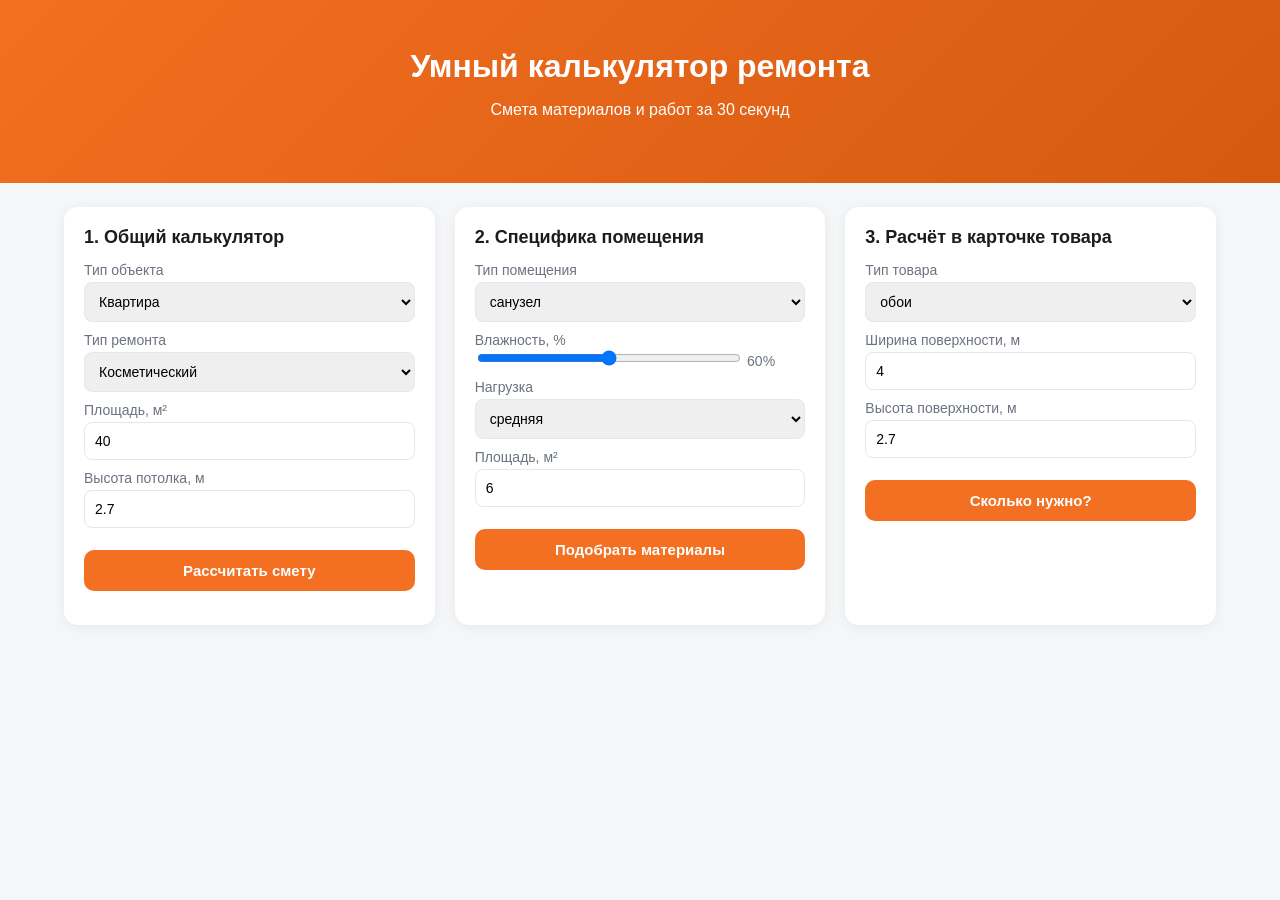
<file: static/index.html>
<!DOCTYPE html>
<html lang="ru">
<head>
<meta charset="utf-8">
<meta name="viewport" content="width=device-width,initial-scale=1">
<title>Максидом — Умный калькулятор ремонта</title>
<link rel="stylesheet" href="style.css">
</head>
<body>
<header class="hero">
  <h1>Умный калькулятор ремонта</h1>
  <p>Смета материалов и работ за 30 секунд</p>
</header>

<main class="grid">
  <section class="card">
    <h2>1. Общий калькулятор</h2>
    <label>Тип объекта
      <select id="objectType">
        <option value="flat">Квартира</option>
        <option value="house">Дом</option>
        <option value="studio">Студия</option>
      </select>
    </label>
    <label>Тип ремонта
      <select id="repairType">
        <option value="cosmetic">Косметический</option>
        <option value="capital">Капитальный</option>
        <option value="designer">Дизайнерский</option>
      </select>
    </label>
    <label>Площадь, м² <input id="area" type="number" value="40" min="1"></label>
    <label>Высота потолка, м <input id="height" type="number" value="2.7" step="0.1"></label>
    <button onclick="calcGeneral()">Рассчитать смету</button>
    <div id="generalResult" class="result"></div>
  </section>

  <section class="card">
    <h2>2. Специфика помещения</h2>
    <label>Тип помещения
      <select id="roomType">
        <option>санузел</option><option>кухня</option>
        <option>детская</option><option>балкон</option>
        <option>спальня</option><option>гостиная</option>
      </select>
    </label>
    <label>Влажность, %
      <input id="humidity" type="range" min="20" max="100" value="60"
             oninput="document.getElementById('humVal').textContent=this.value">
      <span id="humVal">60</span>%
    </label>
    <label>Нагрузка
      <select id="load">
        <option>низкая</option><option selected>средняя</option><option>высокая</option>
      </select>
    </label>
    <label>Площадь, м² <input id="roomArea" type="number" value="6" min="1"></label>
    <button onclick="calcRoom()">Подобрать материалы</button>
    <div id="roomResult" class="result"></div>
  </section>

  <section class="card">
    <h2>3. Расчёт в карточке товара</h2>
    <label>Тип товара
      <select id="productType">
        <option>обои</option><option>плитка</option>
        <option>ламинат</option><option>краска</option>
        <option>клей_плитка</option>
      </select>
    </label>
    <label>Ширина поверхности, м <input id="pWidth" type="number" value="4" step="0.1"></label>
    <label>Высота поверхности, м <input id="pHeight" type="number" value="2.7" step="0.1"></label>
    <button onclick="calcProduct()">Сколько нужно?</button>
    <div id="productResult" class="result"></div>
  </section>
</main>

<script src="app.js"></script>
</body>
</html>
</file>
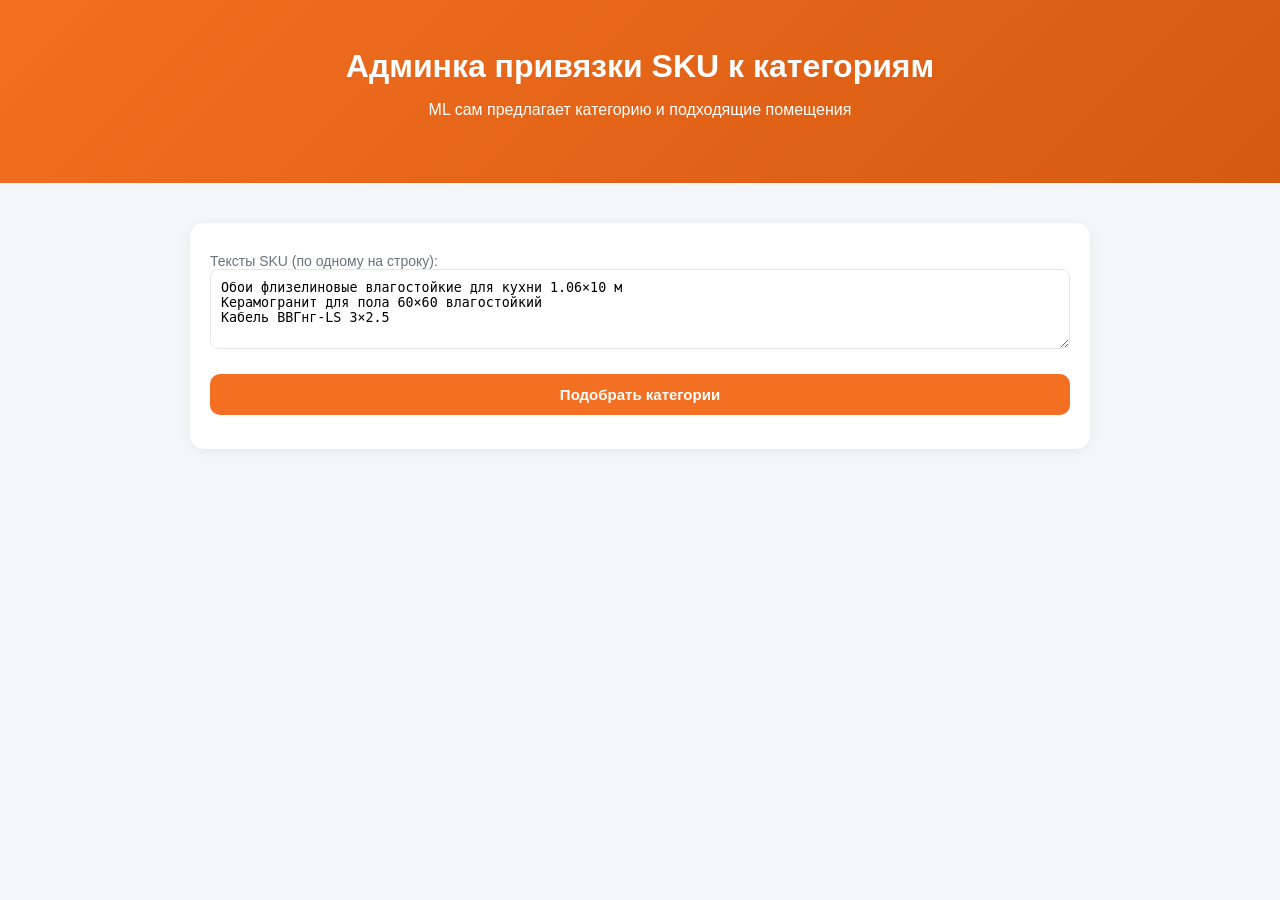
<file: static/admin.html>
<!DOCTYPE html>
<html lang="ru">
<head>
<meta charset="utf-8">
<title>Админка привязки SKU</title>
<link rel="stylesheet" href="style.css">
<style>
  .admin-grid { max-width: 900px; margin: 40px auto; padding: 20px; }
  .admin-grid textarea { width: 100%; min-height: 80px; padding: 10px;
    font-family: monospace; border-radius: 8px; border: 1px solid #e5e7eb; }
  .match-row { padding: 10px; border-left: 3px solid var(--brand);
    background: #fff7ed; margin: 6px 0; border-radius: 6px; }
  .match-row.best { background: #fff1f2; font-weight: 600; }
</style>
</head>
<body>
<header class="hero">
  <h1>Админка привязки SKU к категориям</h1>
  <p>ML сам предлагает категорию и подходящие помещения</p>
</header>

<main class="admin-grid card">
  <label>Тексты SKU (по одному на строку):
    <textarea id="skus">Обои флизелиновые влагостойкие для кухни 1.06×10 м
Керамогранит для пола 60×60 влагостойкий
Кабель ВВГнг-LS 3×2.5</textarea>
  </label>
  <button onclick="matchAll()">Подобрать категории</button>
  <div id="adminResult" class="result"></div>
</main>

<script>
const API = "http://localhost:8080";

async function matchAll(){
  const box = document.getElementById("adminResult");
  box.textContent = "Матчинг…";
  const skus = document.getElementById("skus").value
    .split("\n").map(s => s.trim()).filter(Boolean);
  try{
    const r = await fetch(API + "/api/match/sku", {
      method: "POST",
      headers: {"Content-Type": "application/json"},
      body: JSON.stringify({skus})
    });
    const d = await r.json();
    box.innerHTML = d.results.map(item => `
      <div class="match-row best">
        <div>${item.sku}</div>
        <div style="margin-top:6px;font-size:13px;color:var(--muted)">
          Категория: <b>${item.matches[0].category}</b>
          (score ${item.matches[0].score.toFixed(2)})
        </div>
        <div style="font-size:12px;color:var(--muted);margin-top:4px">
          Другие варианты: ${item.matches.slice(1).map(m =>
            m.category + " (" + m.score.toFixed(2) + ")").join(", ")}
        </div>
      </div>`).join("");
  }catch(e){ box.textContent = "Ошибка: " + e.message; }
}
</script>
</body>
</html>
</file>
<file: static/style.css>
:root{
  --brand:#f36f21;        /* оранжевый Максидом */
  --brand-dark:#d55a10;   /* тёмно-оранжевый */
  --bg:#f5f6f8;
  --card:#fff;
  --text:#1c1c1e;
  --muted:#6b7280;
  --radius:14px;
}
*{box-sizing:border-box}
body{margin:0;font-family:-apple-system,Segoe UI,Roboto,sans-serif;
     background:var(--bg);color:var(--text)}
.hero{background:linear-gradient(135deg,var(--brand),var(--brand-dark));
      color:#fff;padding:48px 24px;text-align:center}
.hero h1{margin:0 0 8px;font-size:32px}
.grid{display:grid;gap:20px;grid-template-columns:repeat(auto-fit,minmax(320px,1fr));
      padding:24px;max-width:1200px;margin:0 auto}
.card{background:var(--card);border-radius:var(--radius);padding:20px;
      box-shadow:0 2px 12px rgba(0,0,0,.06)}
.card h2{margin:0 0 14px;font-size:18px}
label{display:block;margin:10px 0;font-size:14px;color:var(--muted)}
select,input[type=number]{width:100%;padding:10px;border:1px solid #e5e7eb;
      border-radius:8px;font-size:14px;margin-top:4px}
input[type=range]{width:80%}
button{width:100%;padding:12px;background:var(--brand);color:#fff;border:0;
      border-radius:10px;font-size:15px;font-weight:600;cursor:pointer;
      margin-top:12px;transition:.2s}
button:hover{background:var(--brand-dark)}
.result{margin-top:14px;font-size:14px}
.line{display:flex;justify-content:space-between;padding:6px 0;
      border-bottom:1px solid #f0f0f2}
.total{font-weight:700;font-size:16px;padding-top:10px;color:var(--brand)}
.badge{display:inline-block;background:#fff1f2;color:var(--brand);
      padding:2px 8px;border-radius:6px;font-size:12px;margin-left:6px}
</file>
